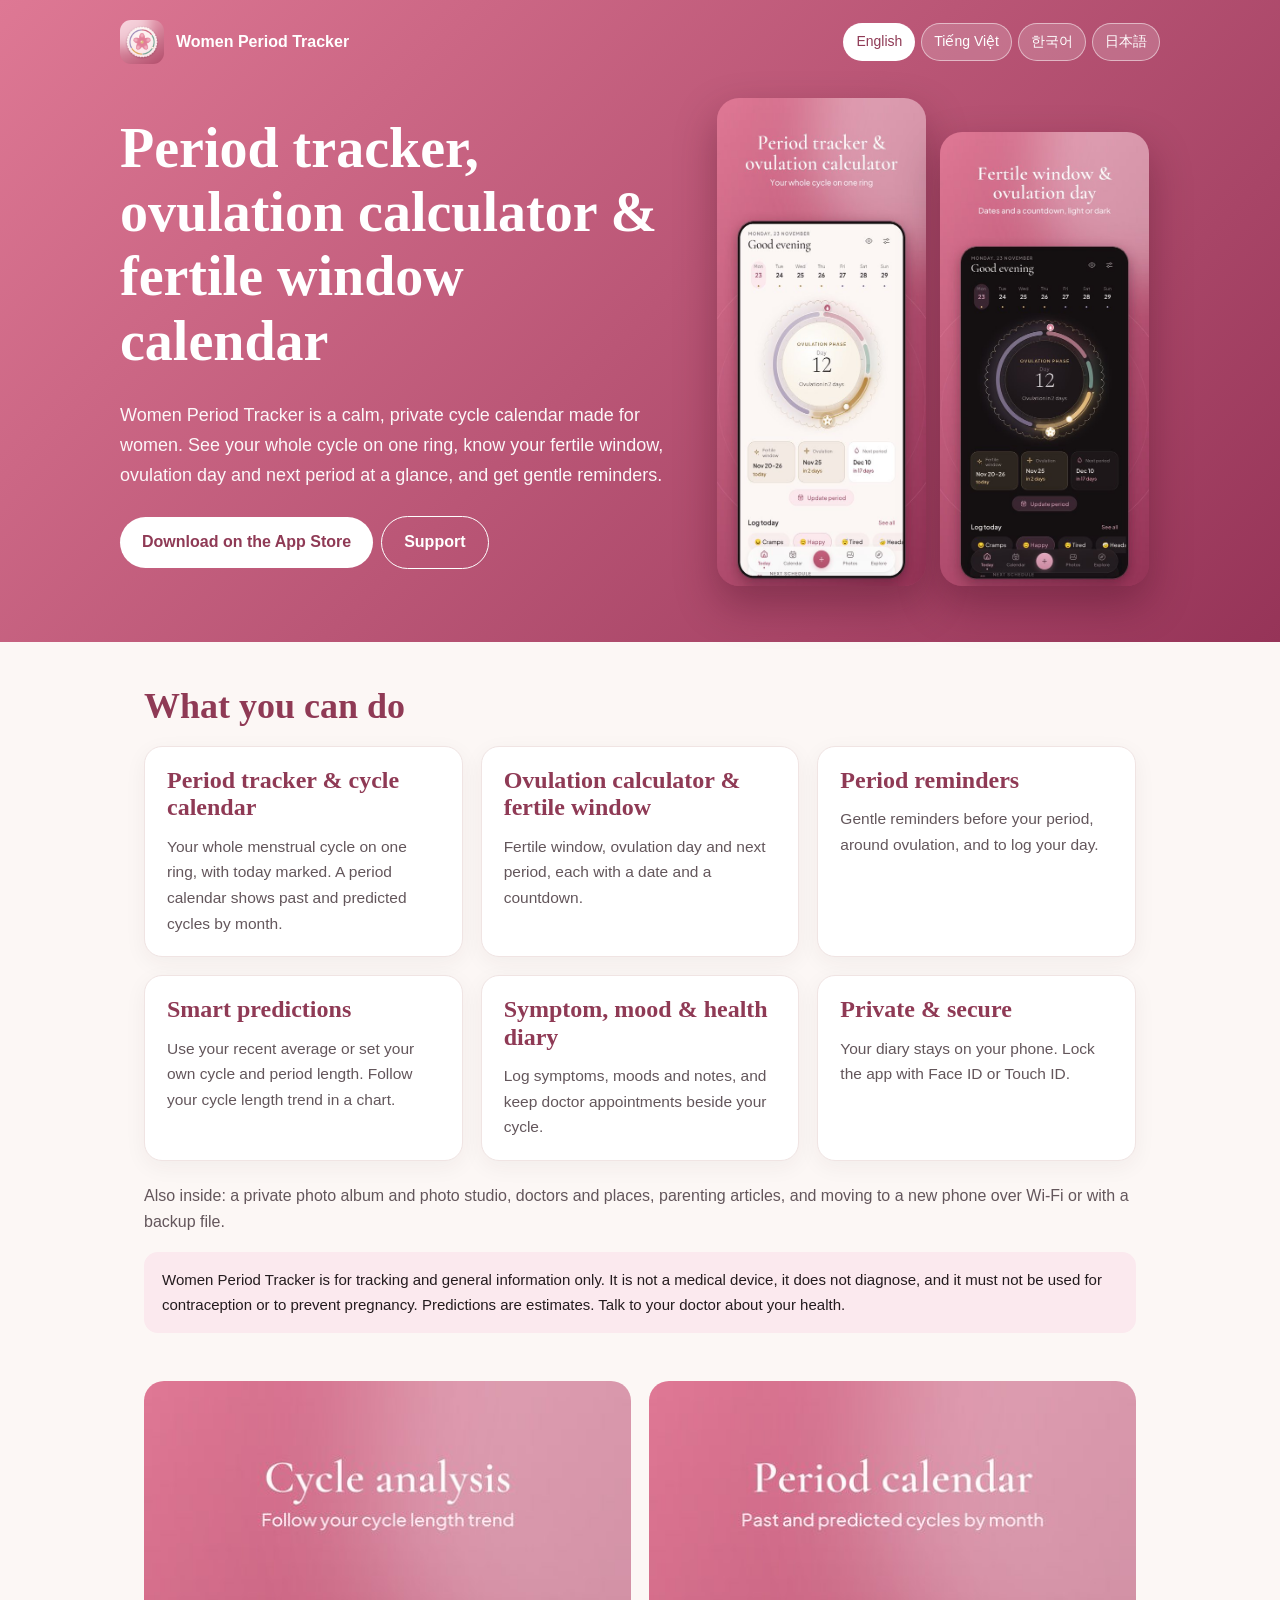
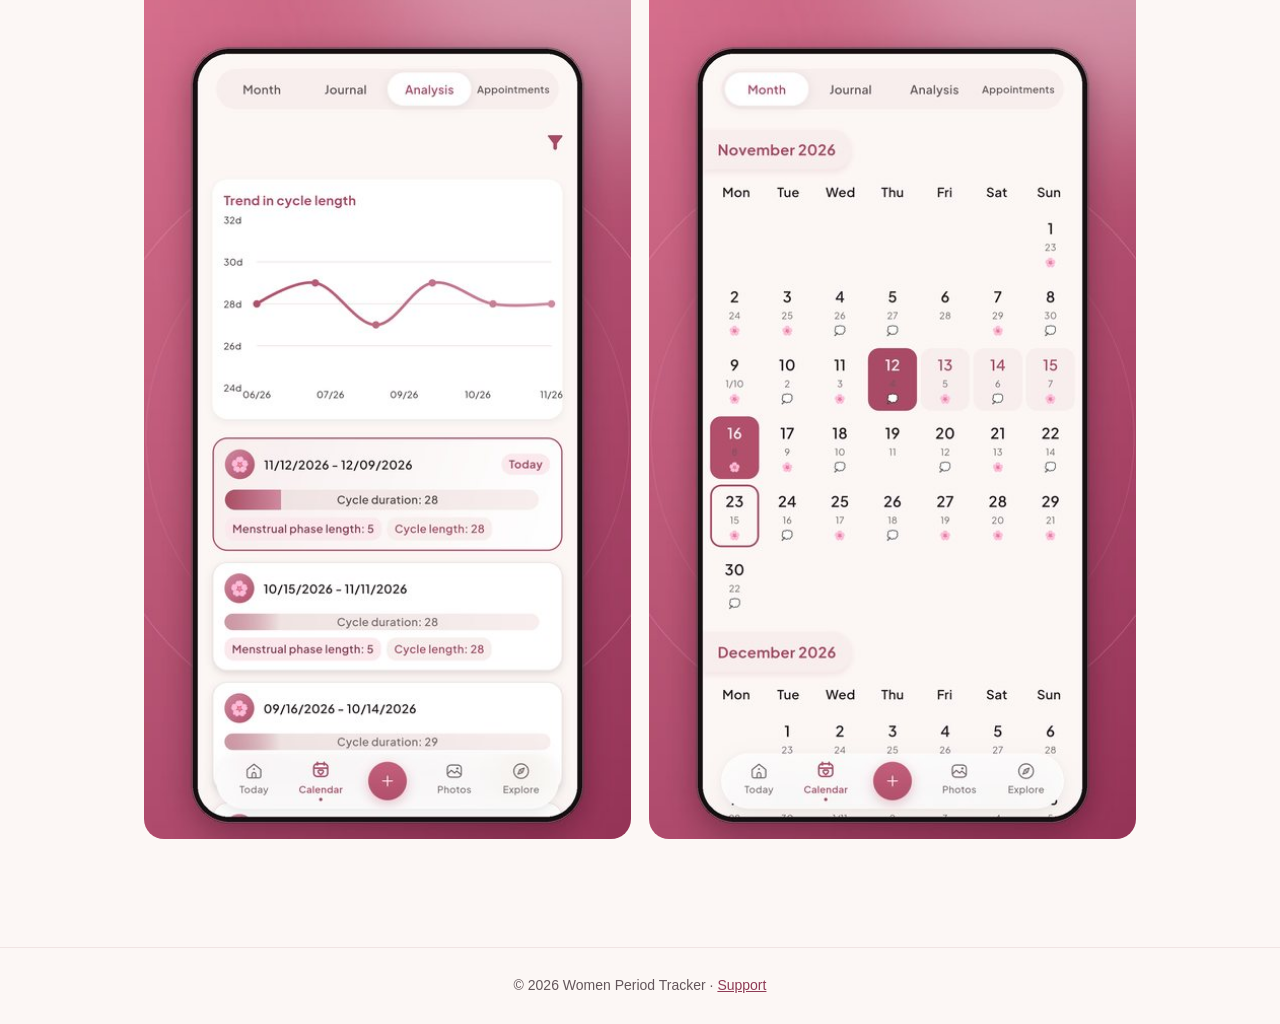
<file: index.html>
<!doctype html><html lang="en"><head><meta charset="utf-8"><meta name="viewport" content="width=device-width,initial-scale=1"><title>Women Period Tracker – Period tracker, ovulation calculator & fertile window</title><meta name="description" content="Track your period, predict ovulation and your fertile window, and get gentle reminders. A calm, private cycle calendar made for women."><link rel="icon" href="icon.png"><link rel="stylesheet" href="style.css"><script src="lang.js"></script></head><body data-lang="en"><header class="top"><div class="bar"><a class="brand" href="index.html"><img src="icon.png" alt="Women Period Tracker"><span>Women Period Tracker</span></a><div class="lang"><button data-k="en">English</button><button data-k="vi">Tiếng Việt</button><button data-k="ko">한국어</button><button data-k="ja">日本語</button></div></div><div class="hero"><div><div data-l="en"><h1>Period tracker, ovulation calculator & fertile window calendar</h1><p>Women Period Tracker is a calm, private cycle calendar made for women. See your whole cycle on one ring, know your fertile window, ovulation day and next period at a glance, and get gentle reminders.</p><a class="btn" href="https://apps.apple.com/app/id6749725976">Download on the App Store</a><a class="btn alt" href="support.html">Support</a></div><div data-l="vi"><h1>Theo dõi kinh nguyệt, tính ngày rụng trứng, lịch ngày thụ thai</h1><p>Women Period Tracker là cuốn lịch chu kỳ nhẹ nhàng, riêng tư dành cho phụ nữ. Xem cả chu kỳ trên một vòng tròn, biết ngay cửa sổ thụ thai, ngày rụng trứng, kỳ kinh tiếp theo và nhận nhắc nhở dịu dàng.</p><a class="btn" href="https://apps.apple.com/app/id6749725976">Tải trên App Store</a><a class="btn alt" href="support.html">Hỗ trợ</a></div><div data-l="ko"><h1>생리 달력 · 배란일 계산기 · 가임기 확인</h1><p>Women Period Tracker는 여성을 위한 차분하고 프라이빗한 주기 달력입니다. 하나의 원으로 전체 주기를 보고, 가임기와 배란일, 다음 생리일을 한눈에 확인하며 부드러운 알림을 받아보세요.</p><a class="btn" href="https://apps.apple.com/app/id6749725976">App Store에서 다운로드</a><a class="btn alt" href="support.html">지원</a></div><div data-l="ja"><h1>生理周期記録・排卵日計算・妊娠しやすい期間の予測</h1><p>Women Period Tracker は、女性のための静かで安心できる周期カレンダーです。ひとつの円でサイクル全体を確認し、妊娠しやすい期間・排卵日・次の生理日をひと目で把握、やさしい通知も受け取れます。</p><a class="btn" href="https://apps.apple.com/app/id6749725976">App Store でダウンロード</a><a class="btn alt" href="support.html">サポート</a></div></div><div class="shots"><img src="shot1.jpg" alt="Cycle ring"><img src="shot2.jpg" alt="Dark mode"></div></div></header><main><section data-l="en"><h2>What you can do</h2><div class="grid"><div class="card"><h3>Period tracker & cycle calendar</h3><p>Your whole menstrual cycle on one ring, with today marked. A period calendar shows past and predicted cycles by month.</p></div><div class="card"><h3>Ovulation calculator & fertile window</h3><p>Fertile window, ovulation day and next period, each with a date and a countdown.</p></div><div class="card"><h3>Period reminders</h3><p>Gentle reminders before your period, around ovulation, and to log your day.</p></div><div class="card"><h3>Smart predictions</h3><p>Use your recent average or set your own cycle and period length. Follow your cycle length trend in a chart.</p></div><div class="card"><h3>Symptom, mood & health diary</h3><p>Log symptoms, moods and notes, and keep doctor appointments beside your cycle.</p></div><div class="card"><h3>Private & secure</h3><p>Your diary stays on your phone. Lock the app with Face ID or Touch ID.</p></div></div><p style="margin-top:22px;color:var(--sub)">Also inside: a private photo album and photo studio, doctors and places, parenting articles, and moving to a new phone over Wi-Fi or with a backup file.</p><div class="note">Women Period Tracker is for tracking and general information only. It is not a medical device, it does not diagnose, and it must not be used for contraception or to prevent pregnancy. Predictions are estimates. Talk to your doctor about your health.</div></section><section data-l="vi"><h2>Bạn có thể</h2><div class="grid"><div class="card"><h3>Theo dõi kinh nguyệt & lịch chu kỳ</h3><p>Cả chu kỳ trên một vòng tròn, có đánh dấu hôm nay. Lịch kinh nguyệt cho thấy chu kỳ đã qua và dự đoán theo tháng.</p></div><div class="card"><h3>Tính ngày rụng trứng & ngày thụ thai</h3><p>Cửa sổ thụ thai, ngày rụng trứng và kỳ kinh tiếp theo, kèm ngày cụ thể và đếm ngược.</p></div><div class="card"><h3>Nhắc kỳ kinh</h3><p>Nhắc nhẹ nhàng trước kỳ kinh, quanh ngày rụng trứng và nhắc ghi nhật ký.</p></div><div class="card"><h3>Dự đoán thông minh</h3><p>Dùng giá trị trung bình các chu kỳ gần đây hoặc tự đặt độ dài chu kỳ và số ngày hành kinh. Theo dõi xu hướng bằng biểu đồ.</p></div><div class="card"><h3>Nhật ký triệu chứng, tâm trạng</h3><p>Ghi triệu chứng, tâm trạng, ghi chú và lưu lịch hẹn khám cạnh chu kỳ.</p></div><div class="card"><h3>Riêng tư & bảo mật</h3><p>Nhật ký lưu trên điện thoại. Khoá ứng dụng bằng Face ID hoặc Touch ID.</p></div></div><p style="margin-top:22px;color:var(--sub)">Ngoài ra: album ảnh riêng tư và studio chỉnh ảnh, bác sĩ và địa điểm, bài viết nuôi dạy con, chuyển sang điện thoại mới qua Wi-Fi hoặc tệp sao lưu.</p><div class="note">Women Period Tracker chỉ dùng để theo dõi và cung cấp thông tin chung. Ứng dụng không phải thiết bị y tế, không chẩn đoán và không được dùng để tránh thai hay ngừa mang thai. Dự đoán chỉ là ước tính. Hãy hỏi bác sĩ về sức khoẻ của bạn.</div></section><section data-l="ko"><h2>이런 것을 할 수 있어요</h2><div class="grid"><div class="card"><h3>생리 기록 & 주기 달력</h3><p>원형 차트로 전체 주기와 오늘 위치를 확인하고, 월별 달력에서 지난·예측 주기를 봅니다.</p></div><div class="card"><h3>배란일 계산기 & 가임기</h3><p>가임기, 배란일, 다음 생리일을 날짜와 남은 일수로 표시합니다.</p></div><div class="card"><h3>생리 예정일 알림</h3><p>생리 전, 배란일 무렵, 기록 시간에 맞춰 부드럽게 알려드려요.</p></div><div class="card"><h3>똑똑한 주기 예측</h3><p>최근 주기의 평균값을 쓰거나 주기와 생리 기간을 직접 설정하고, 차트로 변화를 확인하세요.</p></div><div class="card"><h3>증상·기분·건강 일기</h3><p>증상, 기분, 메모를 기록하고 진료 일정도 주기 옆에서 관리하세요.</p></div><div class="card"><h3>프라이빗 & 안전</h3><p>일기는 휴대폰에 저장됩니다. Face ID나 Touch ID로 앱을 잠글 수 있어요.</p></div></div><p style="margin-top:22px;color:var(--sub)">그 밖에: 비공개 앨범과 포토 스튜디오, 병원·장소 찾기, 육아 글, Wi-Fi 또는 백업 파일로 새 휴대폰 이동.</p><div class="note">Women Period Tracker는 기록과 일반 정보 제공용입니다. 의료기기가 아니며 진단을 하지 않고, 피임이나 임신 예방 용도로 사용해서는 안 됩니다. 예측은 추정치입니다. 건강에 대해서는 의사와 상담하세요.</div></section><section data-l="ja"><h2>できること</h2><div class="grid"><div class="card"><h3>生理記録 & 周期カレンダー</h3><p>ひとつの円で周期全体と今日の位置を表示。月ごとのカレンダーで過去と予測の周期を確認。</p></div><div class="card"><h3>排卵日計算 & 妊娠しやすい期間</h3><p>妊娠しやすい期間、排卵日、次の生理日を日付と残り日数で表示します。</p></div><div class="card"><h3>生理日の通知</h3><p>次の生理の前、排卵日のころ、記録の時間にやさしくお知らせします。</p></div><div class="card"><h3>かしこい周期予測</h3><p>最近の周期の平均値を使うか、周期や生理の長さを自分で設定。グラフで推移も確認できます。</p></div><div class="card"><h3>症状・気分・体調の日記</h3><p>症状、気分、メモを記録し、通院の予定も周期のとなりで管理できます。</p></div><div class="card"><h3>プライバシーと安全</h3><p>日記の内容はスマートフォンに保存。Face ID や Touch ID でロックできます。</p></div></div><p style="margin-top:22px;color:var(--sub)">そのほか：プライベートアルバムとフォトスタジオ、医師・場所の検索、子育て記事、Wi-Fi またはバックアップファイルでの機種変更。</p><div class="note">Women Period Tracker は記録と一般的な情報の提供を目的としています。医療機器ではなく、診断は行わず、避妊や妊娠の予防には使用できません。予測は目安です。健康については医師にご相談ください。</div></section><section><div class="grid"><img src="shot3.jpg" alt="Cycle analysis" style="width:100%;border-radius:20px"><img src="shot4.jpg" alt="Period calendar" style="width:100%;border-radius:20px"></div></section></main><footer>© 2026 Women Period Tracker · <a href="support.html">Support</a></footer></body></html>
</file>
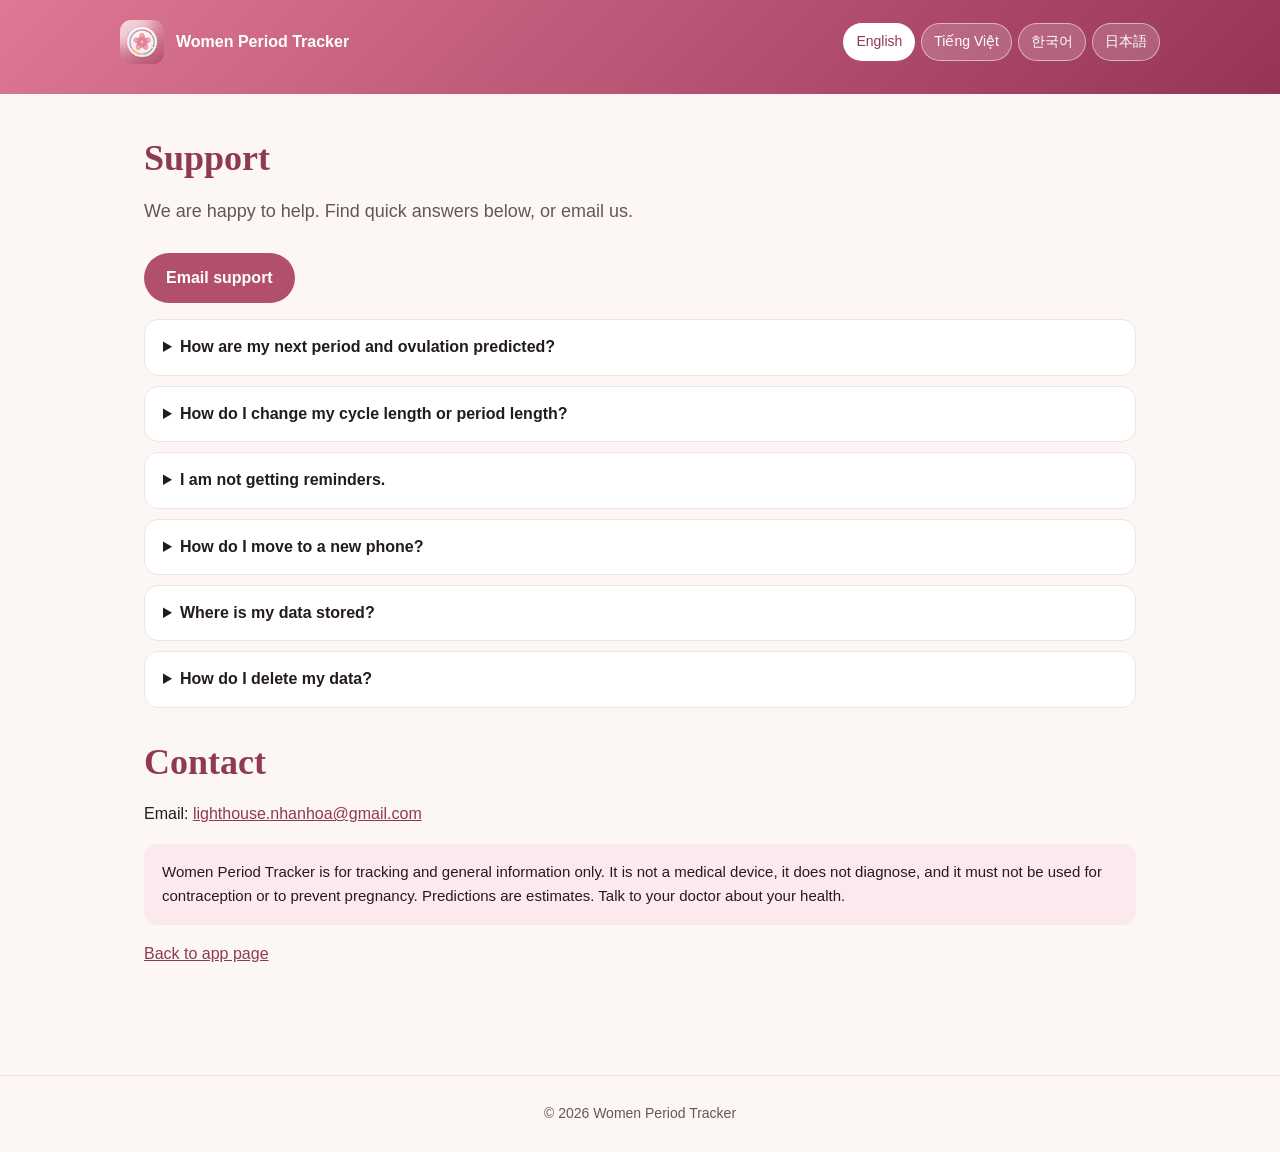
<file: support.html>
<!doctype html><html lang="en"><head><meta charset="utf-8"><meta name="viewport" content="width=device-width,initial-scale=1"><title>Women Period Tracker – Support</title><meta name="description" content="Help and frequently asked questions for Women Period Tracker."><link rel="icon" href="icon.png"><link rel="stylesheet" href="style.css"><script src="lang.js"></script></head><body data-lang="en"><header class="top" style="padding-bottom:30px"><div class="bar"><a class="brand" href="index.html"><img src="icon.png" alt="Women Period Tracker"><span>Women Period Tracker</span></a><div class="lang"><button data-k="en">English</button><button data-k="vi">Tiếng Việt</button><button data-k="ko">한국어</button><button data-k="ja">日本語</button></div></div></header><main><section data-l="en"><h2>Support</h2><p style="color:var(--sub);font-size:18px">We are happy to help. Find quick answers below, or email us.</p><p><a class="btn" style="background:var(--rose);color:#fff" href="mailto:lighthouse.nhanhoa@gmail.com?subject=Women%20Period%20Tracker%20Support">Email support</a></p><details><summary>How are my next period and ovulation predicted?</summary><p>Women Period Tracker uses your cycle length and period length. Turn on "Use average value" in Settings to base predictions on your recent cycles instead. Predictions are estimates and can vary.</p></details><details><summary>How do I change my cycle length or period length?</summary><p>Open Today, tap the settings icon, and use the Cycle length and Menstrual phase length rulers. Changes apply to the current cycle and your predictions.</p></details><details><summary>I am not getting reminders.</summary><p>Open iPhone Settings > Notifications > Women Period Tracker and allow notifications. Reminders can be changed in the app under Settings > Reminders.</p></details><details><summary>How do I move to a new phone?</summary><p>In Settings > Move to a new phone, choose Send on the old phone and Receive on the new one (same Wi-Fi), or export a backup file and import it on the new phone.</p></details><details><summary>Where is my data stored?</summary><p>Your diary entries are stored on your phone. Export a backup file regularly if you want a copy.</p></details><details><summary>How do I delete my data?</summary><p>Delete the app from your phone to remove its data. Export a backup first if you want to keep a copy.</p></details><h2 style="margin-top:34px">Contact</h2><p>Email: <a href="mailto:lighthouse.nhanhoa@gmail.com">lighthouse.nhanhoa@gmail.com</a></p><div class="note">Women Period Tracker is for tracking and general information only. It is not a medical device, it does not diagnose, and it must not be used for contraception or to prevent pregnancy. Predictions are estimates. Talk to your doctor about your health.</div><p><a href="index.html">Back to app page</a></p></section><section data-l="vi"><h2>Hỗ trợ</h2><p style="color:var(--sub);font-size:18px">Chúng tôi sẵn sàng giúp bạn. Xem câu trả lời nhanh bên dưới hoặc gửi email cho chúng tôi.</p><p><a class="btn" style="background:var(--rose);color:#fff" href="mailto:lighthouse.nhanhoa@gmail.com?subject=Women%20Period%20Tracker%20Support">Gửi email hỗ trợ</a></p><details><summary>Kỳ kinh tiếp theo và ngày rụng trứng được dự đoán thế nào?</summary><p>Ứng dụng dựa vào độ dài chu kỳ và số ngày hành kinh của bạn. Bật "Sử dụng giá trị trung bình" trong Cài đặt để dự đoán theo các chu kỳ gần đây. Dự đoán chỉ là ước tính và có thể thay đổi.</p></details><details><summary>Làm sao đổi độ dài chu kỳ hoặc số ngày hành kinh?</summary><p>Mở Hôm nay, chạm biểu tượng cài đặt, rồi chỉnh thước Độ dài chu kỳ và Giai đoạn hành kinh. Thay đổi áp dụng cho chu kỳ hiện tại và các dự đoán.</p></details><details><summary>Tôi không nhận được nhắc nhở.</summary><p>Vào Cài đặt iPhone > Thông báo > Women Period Tracker và cho phép thông báo. Có thể chỉnh nhắc nhở trong ứng dụng ở Cài đặt > Nhắc nhở.</p></details><details><summary>Làm sao chuyển sang điện thoại mới?</summary><p>Trong Cài đặt > Chuyển sang điện thoại mới, chọn Gửi trên máy cũ và Nhận trên máy mới (cùng Wi-Fi), hoặc xuất tệp sao lưu rồi nhập trên máy mới.</p></details><details><summary>Dữ liệu của tôi được lưu ở đâu?</summary><p>Nhật ký được lưu trên điện thoại của bạn. Hãy xuất tệp sao lưu định kỳ nếu muốn có bản sao.</p></details><details><summary>Làm sao xoá dữ liệu?</summary><p>Xoá ứng dụng khỏi điện thoại để xoá dữ liệu. Hãy xuất tệp sao lưu trước nếu muốn giữ lại.</p></details><h2 style="margin-top:34px">Liên hệ</h2><p>Email: <a href="mailto:lighthouse.nhanhoa@gmail.com">lighthouse.nhanhoa@gmail.com</a></p><div class="note">Women Period Tracker chỉ dùng để theo dõi và cung cấp thông tin chung. Ứng dụng không phải thiết bị y tế, không chẩn đoán và không được dùng để tránh thai hay ngừa mang thai. Dự đoán chỉ là ước tính. Hãy hỏi bác sĩ về sức khoẻ của bạn.</div><p><a href="index.html">Về trang giới thiệu</a></p></section><section data-l="ko"><h2>지원</h2><p style="color:var(--sub);font-size:18px">도움이 필요하시면 아래 답변을 확인하시거나 이메일로 문의해 주세요.</p><p><a class="btn" style="background:var(--rose);color:#fff" href="mailto:lighthouse.nhanhoa@gmail.com?subject=Women%20Period%20Tracker%20Support">지원 이메일 보내기</a></p><details><summary>다음 생리일과 배란일은 어떻게 예측하나요?</summary><p>설정한 주기 길이와 생리 기간을 기준으로 합니다. 설정에서 '평균값 사용'을 켜면 최근 주기를 기준으로 예측합니다. 예측은 추정치이며 달라질 수 있습니다.</p></details><details><summary>주기 길이나 생리 기간은 어떻게 바꾸나요?</summary><p>오늘 화면에서 설정 아이콘을 누르고 '생리 주기'와 '생리 기간 길이' 눈금을 조절하세요. 현재 주기와 예측에 반영됩니다.</p></details><details><summary>알림이 오지 않아요.</summary><p>iPhone 설정 > 알림 > Women Period Tracker에서 알림을 허용하세요. 앱의 설정 > 알림에서도 변경할 수 있습니다.</p></details><details><summary>새 휴대폰으로 옮기려면?</summary><p>설정 > 새 휴대폰으로 이동에서 이전 폰은 '보내기', 새 폰은 '받기'를 선택하거나(같은 Wi-Fi), 백업 파일을 내보내고 새 폰에서 가져오세요.</p></details><details><summary>내 데이터는 어디에 저장되나요?</summary><p>일기 내용은 휴대폰에 저장됩니다. 사본이 필요하면 백업 파일을 주기적으로 내보내세요.</p></details><details><summary>데이터를 삭제하려면?</summary><p>앱을 삭제하면 데이터가 지워집니다. 보관하려면 먼저 백업 파일을 내보내세요.</p></details><h2 style="margin-top:34px">문의</h2><p>이메일: <a href="mailto:lighthouse.nhanhoa@gmail.com">lighthouse.nhanhoa@gmail.com</a></p><div class="note">Women Period Tracker는 기록과 일반 정보 제공용입니다. 의료기기가 아니며 진단을 하지 않고, 피임이나 임신 예방 용도로 사용해서는 안 됩니다. 예측은 추정치입니다. 건강에 대해서는 의사와 상담하세요.</div><p><a href="index.html">앱 소개로 돌아가기</a></p></section><section data-l="ja"><h2>サポート</h2><p style="color:var(--sub);font-size:18px">お困りのときは、以下のよくある質問をご覧になるか、メールでお問い合わせください。</p><p><a class="btn" style="background:var(--rose);color:#fff" href="mailto:lighthouse.nhanhoa@gmail.com?subject=Women%20Period%20Tracker%20Support">サポートにメール</a></p><details><summary>次の生理日や排卵日はどのように予測されますか？</summary><p>設定した周期の長さと生理の長さをもとに予測します。設定で「平均値を使用」をオンにすると、最近の周期から予測します。予測は目安であり、変わることがあります。</p></details><details><summary>周期や生理の長さを変更するには？</summary><p>「今日」画面で設定アイコンをタップし、「周期の長さ」「月経期の長さ」の目盛りを調整してください。現在の周期と予測に反映されます。</p></details><details><summary>通知が届きません。</summary><p>iPhone の設定 > 通知 > Women Period Tracker で通知を許可してください。アプリの設定 > 通知でも変更できます。</p></details><details><summary>新しいスマートフォンに移行するには？</summary><p>設定 > 新しいスマホへ移行で、古い端末は「送る」、新しい端末は「受け取る」を選ぶ（同じ Wi-Fi）か、バックアップファイルを書き出して新しい端末で読み込みます。</p></details><details><summary>データはどこに保存されますか？</summary><p>日記の内容はスマートフォンに保存されます。コピーが必要な場合は定期的にバックアップファイルを書き出してください。</p></details><details><summary>データを削除するには？</summary><p>アプリを削除するとデータも消えます。残したい場合は先にバックアップファイルを書き出してください。</p></details><h2 style="margin-top:34px">お問い合わせ</h2><p>メール：<a href="mailto:lighthouse.nhanhoa@gmail.com">lighthouse.nhanhoa@gmail.com</a></p><div class="note">Women Period Tracker は記録と一般的な情報の提供を目的としています。医療機器ではなく、診断は行わず、避妊や妊娠の予防には使用できません。予測は目安です。健康については医師にご相談ください。</div><p><a href="index.html">アプリ紹介に戻る</a></p></section></main><footer>© 2026 Women Period Tracker</footer></body></html>
</file>
<file: style.css>
:root{--rose:#B24F6B;--rose-d:#8F3A55;--blush:#FBE9EE;--ink:#231B1E;--sub:#63565B;--bg:#FCF7F5;--line:#F0E4E3}
*{box-sizing:border-box}html{scroll-behavior:smooth}
body{margin:0;font-family:-apple-system,BlinkMacSystemFont,"Segoe UI",Roboto,"Helvetica Neue",Arial,"Hiragino Sans","Apple SD Gothic Neo",sans-serif;background:var(--bg);color:var(--ink);line-height:1.65}
a{color:var(--rose-d)}h1,h2,h3{font-family:"Cormorant Garamond",Georgia,"Times New Roman",serif;font-weight:600;line-height:1.15;margin:0 0 .5em}
header.top{background:linear-gradient(135deg,#DE7894,#963458);color:#fff;padding:20px 24px 56px}
.bar{max-width:1040px;margin:0 auto;display:flex;align-items:center;justify-content:space-between;gap:12px;flex-wrap:wrap}
.brand{display:flex;align-items:center;gap:12px;color:#fff;text-decoration:none;font-weight:700}
.brand img{width:44px;height:44px;border-radius:11px}
.lang button{background:rgba(255,255,255,.18);color:#fff;border:1px solid rgba(255,255,255,.5);padding:6px 12px;border-radius:999px;margin-left:6px;cursor:pointer;font:inherit;font-size:14px}
.lang button.on{background:#fff;color:var(--rose-d)}
.hero{max-width:1040px;margin:34px auto 0;display:grid;grid-template-columns:1.1fr .9fr;gap:30px;align-items:center}
.hero h1{font-size:clamp(34px,5vw,56px);color:#fff}.hero p{font-size:18px;opacity:.95;max-width:34em}
.hero .shots{display:flex;gap:14px;justify-content:center}.hero .shots img{width:46%;border-radius:22px;box-shadow:0 18px 40px rgba(60,10,30,.35)}
.hero .shots img:nth-child(2){margin-top:34px}
.btn{display:inline-block;background:#fff;color:var(--rose-d);padding:12px 22px;border-radius:999px;text-decoration:none;font-weight:700;margin:8px 8px 0 0}
.btn.alt{background:transparent;color:#fff;border:1px solid #fff}
main{max-width:1040px;margin:0 auto;padding:44px 24px 60px}
.grid{display:grid;grid-template-columns:repeat(auto-fit,minmax(240px,1fr));gap:18px}
.card{background:#fff;border:1px solid var(--line);border-radius:18px;padding:20px 22px;box-shadow:0 6px 22px rgba(56,36,43,.05)}
.card h3{font-size:24px;color:var(--rose-d)}.card p{margin:0;color:var(--sub);font-size:15.5px}
section{margin-bottom:48px}h2{font-size:36px;color:var(--rose-d)}
details{background:#fff;border:1px solid var(--line);border-radius:14px;padding:14px 18px;margin-bottom:10px}
summary{cursor:pointer;font-weight:700}details p{color:var(--sub);margin:.7em 0 0}
.note{background:var(--blush);border-radius:14px;padding:16px 18px;color:var(--ink);font-size:15px}
footer{border-top:1px solid var(--line);padding:26px 24px;text-align:center;color:var(--sub);font-size:14px}
[data-l]{display:none}body[data-lang=en] [data-l=en],body[data-lang=vi] [data-l=vi],body[data-lang=ko] [data-l=ko],body[data-lang=ja] [data-l=ja]{display:block}
body[data-lang=en] span[data-l=en],body[data-lang=vi] span[data-l=vi],body[data-lang=ko] span[data-l=ko],body[data-lang=ja] span[data-l=ja],body[data-lang=en] a[data-l=en],body[data-lang=vi] a[data-l=vi],body[data-lang=ko] a[data-l=ko],body[data-lang=ja] a[data-l=ja]{display:inline-block}
@media(max-width:760px){.hero{grid-template-columns:1fr}.hero .shots{order:-1}}
</file>
